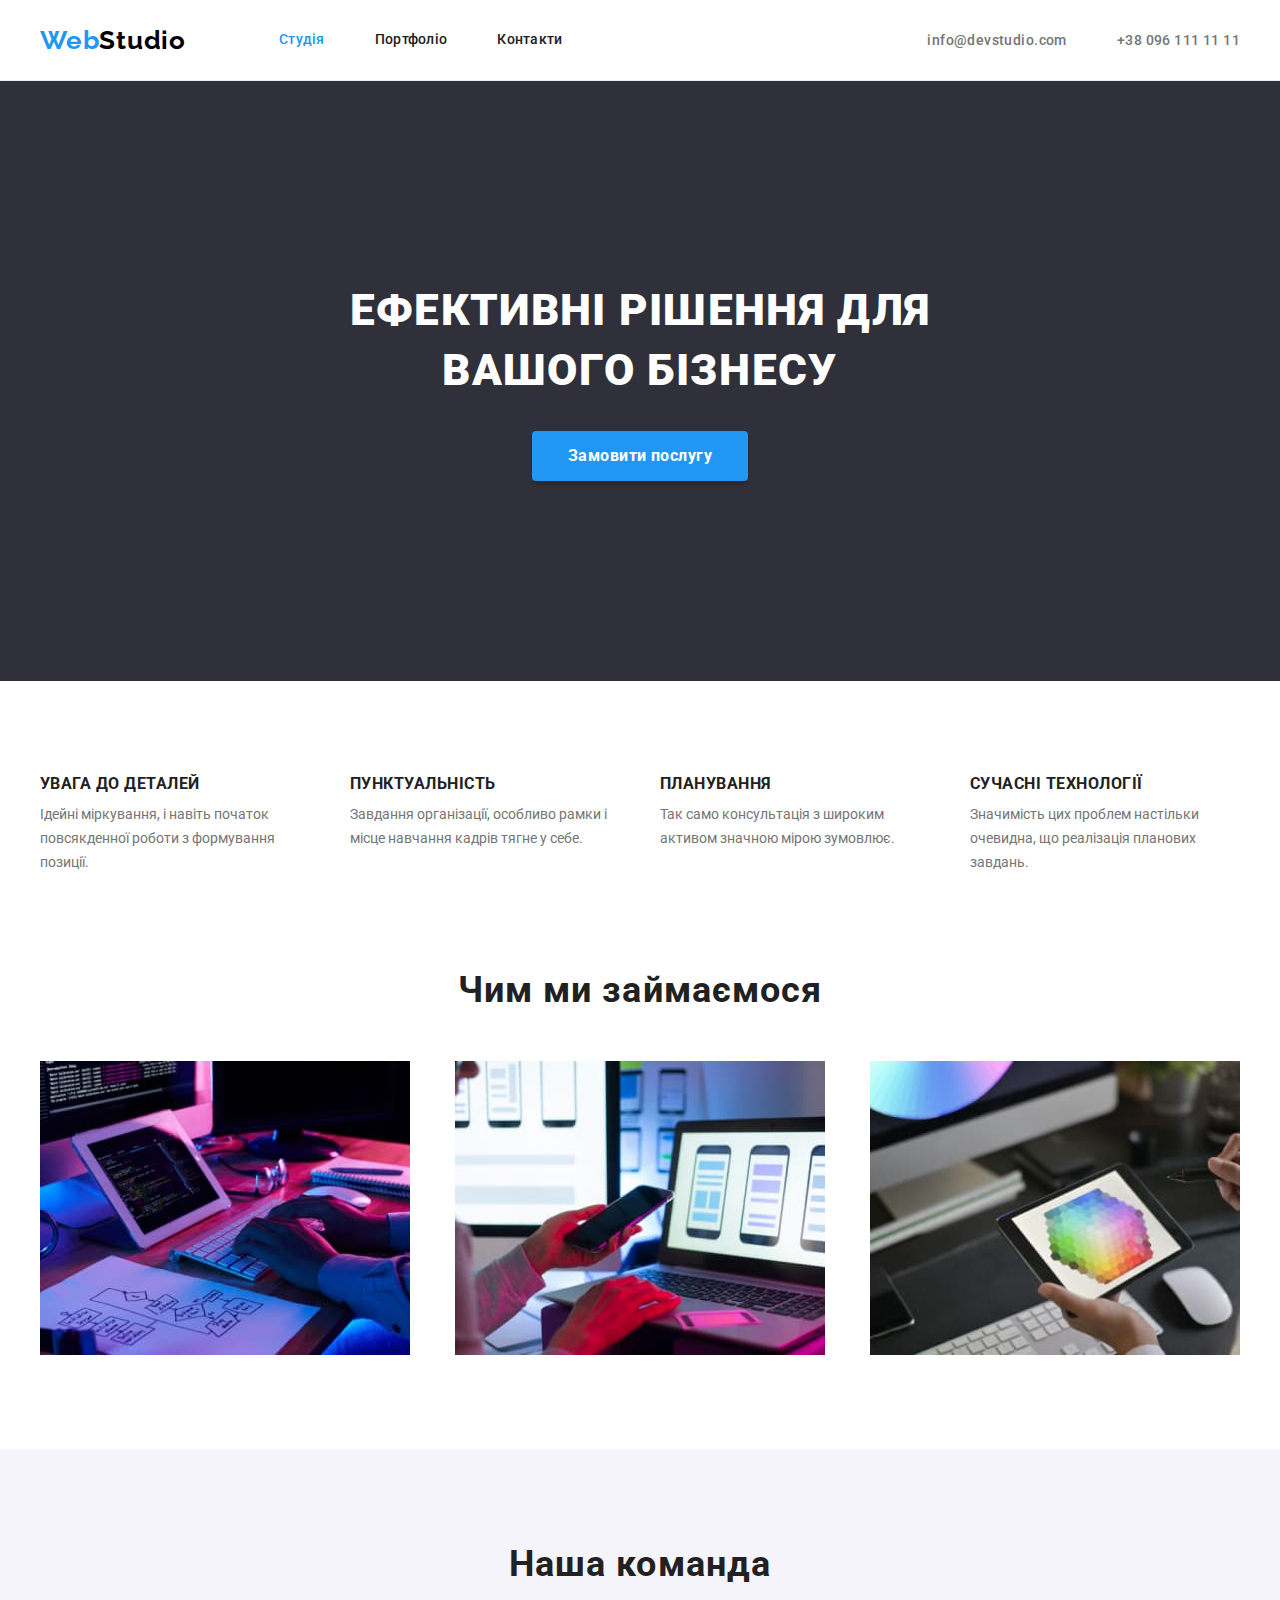
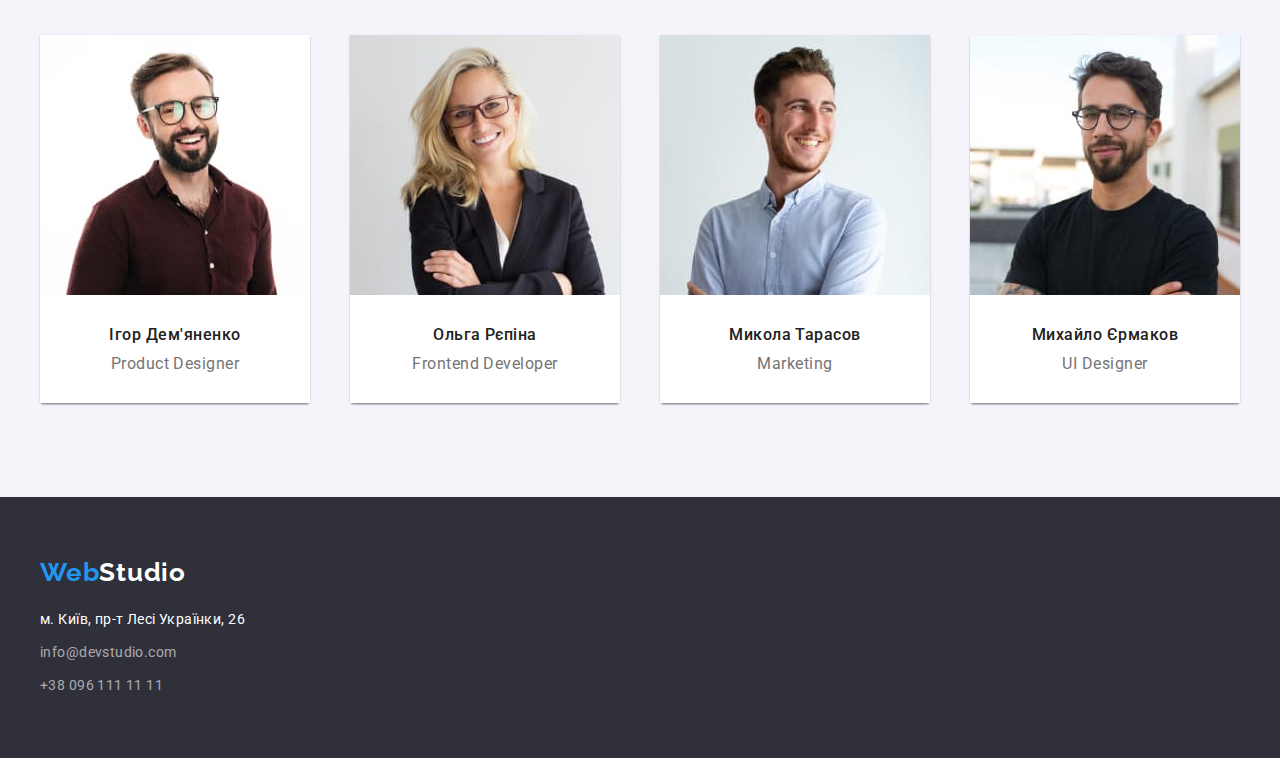
<file: index.html>
<!DOCTYPE html>
<html lang="uk">

<head>
  <meta charset="UTF-8" />
  <meta http-equiv="X-UA-Compatible" content="IE=edge" />
  <meta name="viewport" content="width=device-width, initial-scale=1.0" />
  <title>WebStudio</title>
  <link rel="preconnect" href="https://fonts.googleapis.com">
  <link rel="preconnect" href="https://fonts.gstatic.com" crossorigin>
  <link href="https://fonts.googleapis.com/css2?family=Raleway:wght@700&family=Roboto:wght@400;500;700;900&display=swap"
    rel="stylesheet">
  <link rel="stylesheet" href="https://cdnjs.cloudflare.com/ajax/libs/modern-normalize/1.1.0/modern-normalize.min.css">
  <link rel="stylesheet" href="./css/styles.css">
</head>

<body>

  <header class="header">
    <div class="container main-nav">
      <nav class="main-nav">
        <a href="./index.html" lang="en" class="header-logo link"><span class="logo-accent">Web</span>Studio</a>
        <ul class="nav-items list">
          <li class="nav-item"><a href="./index.html" class="link current">Студія</a></li>
          <li class="nav-item"><a href="./portfolio.html" class="link">Портфоліо</a></li>
          <li class="nav-item"><a href="" class="link">Контакти</a></li>
        </ul>
      </nav>
      <ul class="contacts list">
        <li class="nav-item">
          <a href="mailto:info@devstudio.com" lang="en" class="contact-item">info@devstudio.com</a>
        </li>
        <li class="nav-item"><a href="tel:+380961111111" class="contact-item">+38 096 111 11 11</a></li>
      </ul>
    </div>
  </header>

  <main>
    <section class="hero hero-section">
      <div class="container">
        <h1 class="hero-title">Ефективні рішення для <br> вашого бізнесу</h1>
        <button type="button" class="hero-button">Замовити послугу</button>
      </div>
    </section>

    <section class="section">
      <div class="container">
        <h2 class="visually-hidden">Підхід до роботи</h2>
        <ul class="caption list">
          <li class="caption-item">
            <h3 class="section-subtitle">Увага до деталей</h3>
            <p class="section-text">
              Ідейні міркування, і навіть початок повсякденної роботи з
              формування позиції.
            </p>
          </li>
          <li class="caption-item">
            <h3 class="section-subtitle">Пунктуальність</h3>
            <p class="section-text">
              Завдання організації, особливо рамки і місце навчання кадрів тягне
              у себе.
            </p>
          </li>
          <li class="caption-item">
            <h3 class="section-subtitle">Планування</h3>
            <p class="section-text">
              Так само консультація з широким активом значною мірою зумовлює.
            </p>
          </li>
          <li class="caption-item">
            <h3 class="section-subtitle">Сучасні технології</h3>
            <p class="section-text">
              Значимість цих проблем настільки очевидна, що реалізація планових
              завдань.
            </p>
          </li>
        </ul>
      </div>
    </section>

    <section class="section-img section">
      <div class="container">
        <h2 class="section-title">Чим ми займаємося</h2>
        <ul class="pic list">
          <li><img src="./images/what-do-we-do-img1.jpg" alt="програмування" width="370" /></li>
          <li><img src="./images/what-do-we-do-img2.jpg" alt="мобільні застосунки" width="370" /></li>
          <li><img src="./images/what-do-we-do-img3.jpg" alt="дизайн" width="370" /></li>
        </ul>
      </div>
    </section>

    <section class="section-ourteam section">
      <div class="container">
        <h2 class="section-title">Наша команда</h2>
        <ul class="team list">
          <li class="team-card">
            <img src="./images/product-designer.jpg" alt="дизайнер продукту" width="270" />
            <div class="title">
              <h3 class="section-title-name">Ігор Дем'яненко</h3>
              <p class="section-title-job" lang="en">Product Designer</p>
            </div>
          </li>
          <li class="team-card">
            <img src="./images/frontend-developer.jpg" alt="фронтенд розробник" width="270" />
            <div class="title">
              <h3 class="section-title-name">Ольга Рєпіна</h3>
              <p class="section-title-job" lang="en">Frontend Developer</p>
            </div>
          </li>
          <li class="team-card">
            <img src="./images/marketing.jpg" alt="маркетолог" width="270" />
            <div class="title">
              <h3 class="section-title-name">Микола Тарасов</h3>
              <p class="section-title-job" lang="en">Marketing</p>
            </div>
          </li>
          <li class="team-card">
            <img src="./images/ui-designer.jpg" alt="дизайнер графічний" width="270" />
            <div class="title">
              <h3 class="section-title-name">Михайло Єрмаков</h3>
              <p class="section-title-job" lang="en">UI Designer</p>
            </div>
          </li>
        </ul>
      </div>
    </section>
  </main>

  <footer class="footer">
    <div class="container box">
      <a href="./index.html" lang="en" class="footer-logo link"><span class="logo-accent">Web</span>Studio</a>
      <address class="adress">
        <ul class="footer-contacts list">
          <li class="item">
            <a class="footer-adress link" href="https://goo.gl/maps/2sXjkp3v6WPnK2FJ7" target="_blank"
              rel="noopener noreferrer nofollow">
              м. Київ, пр-т Лесі Українки, 26
            </a>
          </li>
          <li class="item"><a class="footer-contact link" href="mailto:info@devstudio.com"
              lang="en">info@devstudio.com</a></li>
          <li class="item"><a class="footer-contact link" href="tel:+380961111111">+38 096 111 11 11</a></li>
        </ul>
      </address>
    </div>
  </footer>

</body>

</html>
</file>
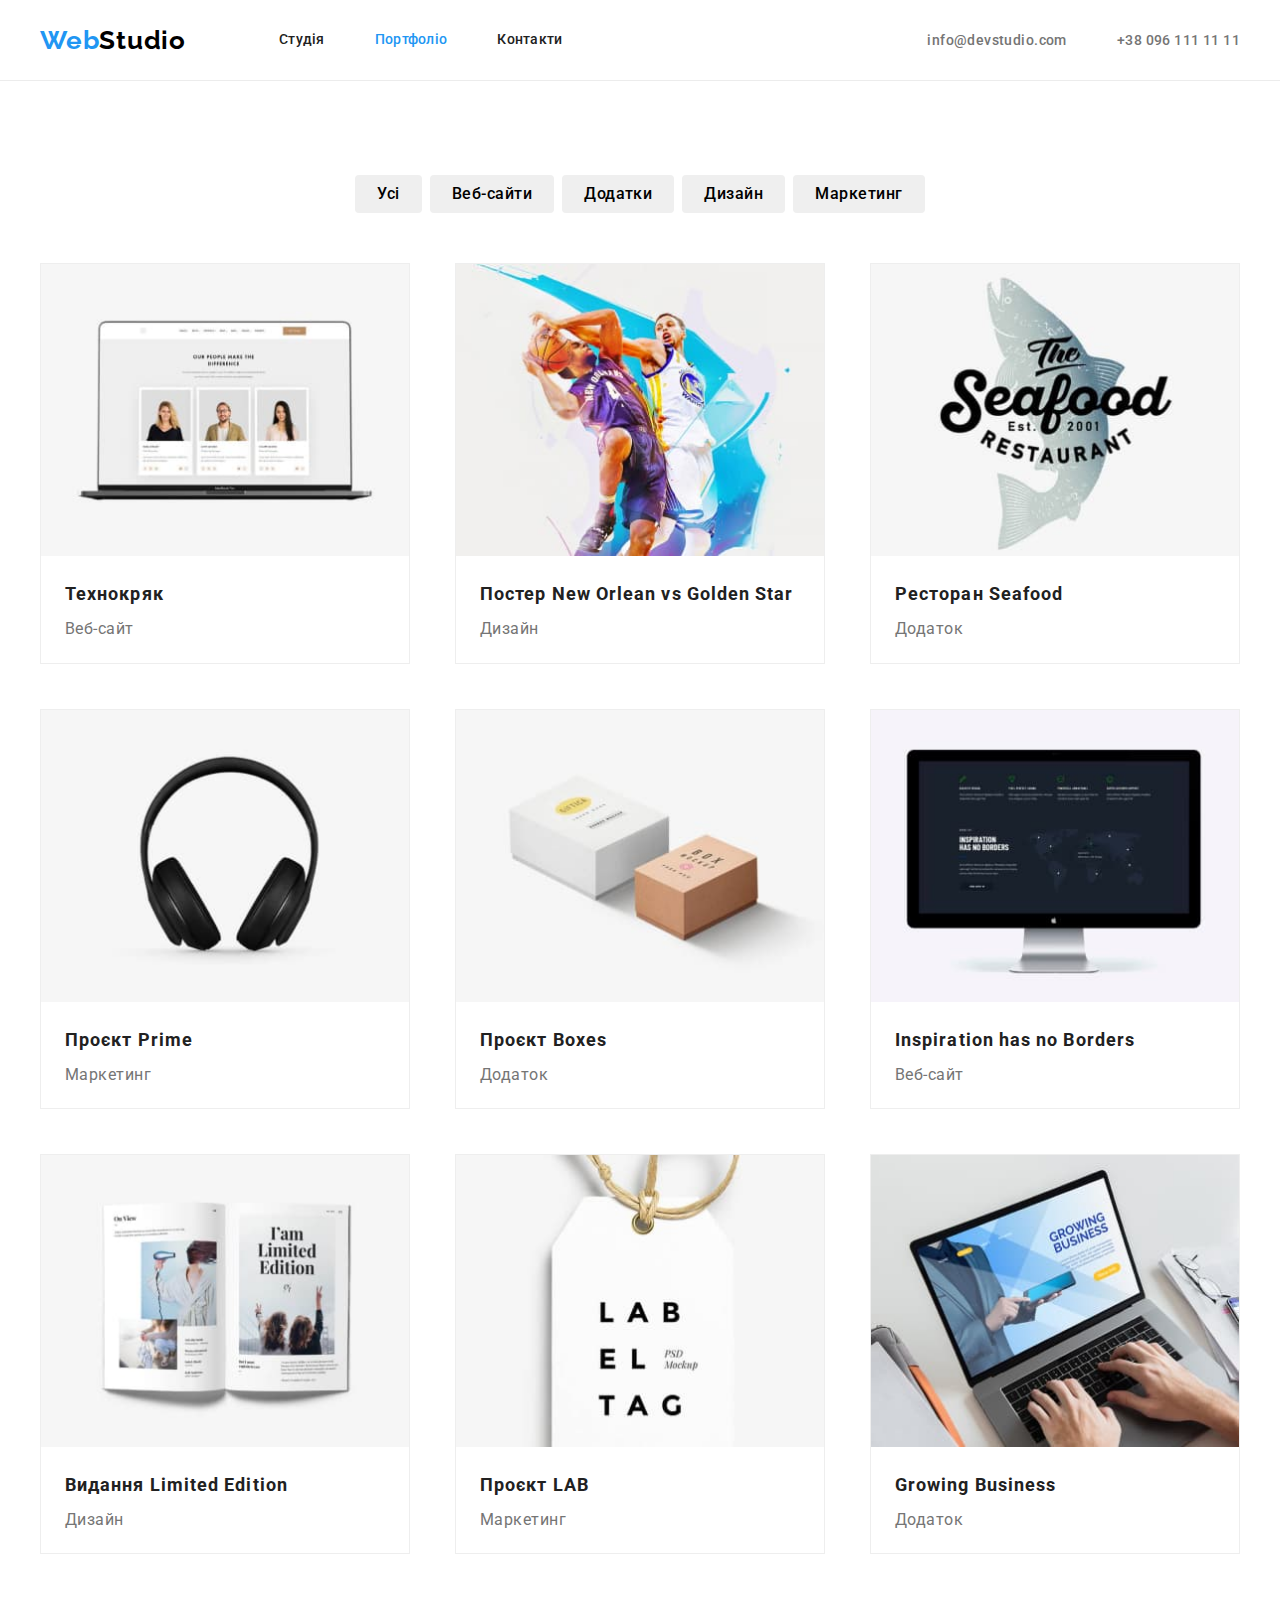
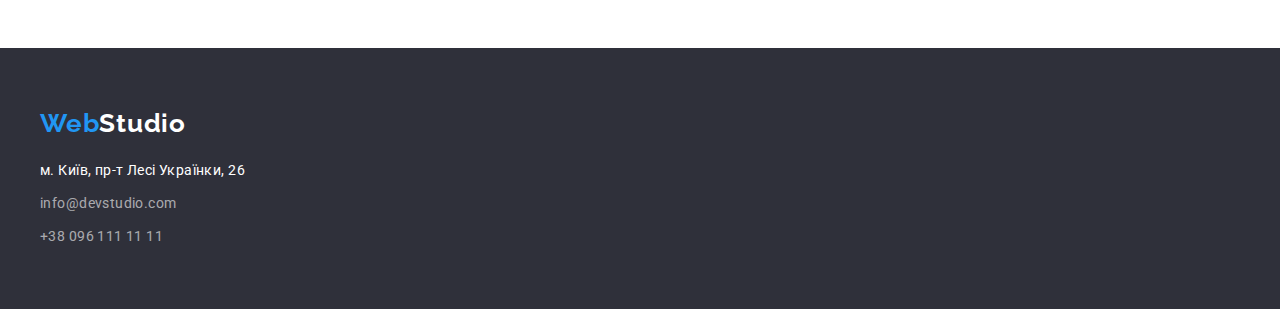
<file: portfolio.html>
<!DOCTYPE html>
<html lang="uk">

<head>
  <meta charset="UTF-8" />
  <meta http-equiv="X-UA-Compatible" content="IE=edge" />
  <meta name="viewport" content="width=device-width, initial-scale=1.0" />
  <title>WebStudio</title>
  <link rel="preconnect" href="https://fonts.googleapis.com">
  <link rel="preconnect" href="https://fonts.gstatic.com" crossorigin>
  <link href="https://fonts.googleapis.com/css2?family=Raleway:wght@700&family=Roboto:wght@400;500;700;900&display=swap"
    rel="stylesheet">
  <link rel="stylesheet" href="https://cdnjs.cloudflare.com/ajax/libs/modern-normalize/1.1.0/modern-normalize.min.css">
  <link rel="stylesheet" href="./css/styles.css">
</head>

<body>

  <header class="header">
    <div class="container main-nav">
      <nav class="main-nav">
        <a href="./index.html" lang="en" class="header-logo link"><span class="logo-accent">Web</span>Studio</a>
        <ul class="nav-items list">
          <li class="nav-item"><a href="./index.html" class="link ">Студія</a></li>
          <li class="nav-item"><a href="./portfolio.html" class="link current">Портфоліо</a></li>
          <li class="nav-item"><a href="" class="link">Контакти</a></li>
        </ul>
      </nav>
      <ul class="contacts list">
        <li class="nav-item">
          <a href="mailto:info@devstudio.com" lang="en" class="contact-item">info@devstudio.com</a>
        </li>
        <li class="nav-item"><a href="tel:+380961111111" class="contact-item">+38 096 111 11 11</a></li>
      </ul>
    </div>
  </header>

  <main>
    <section class="content section">
      <div class="container">
        <h1 class="visually-hidden">Фільтр проєктів</h1>
        <ul class="portfolio-filter list">
          <li class="filter-item"><button type="button" class="portfolio-button">Усі</button></li>
          <li class="filter-item"><button type="button" class="portfolio-button">Веб-сайти</button></li>
          <li class="filter-item"><button type="button" class="portfolio-button">Додатки</button></li>
          <li class="filter-item"><button type="button" class="portfolio-button">Дизайн</button></li>
          <li class="filter-item"><button type="button" class="portfolio-button">Маркетинг</button></li>
        </ul>
        <ul class="portfolio-presentations list">
          <li class="card">
            <a href="" class="link">
              <img src="./images/website-tehnokryak.jpg" alt="ноутбук зі стартовою сторінкою" width="370">
              <div class="title-card">
                <h2 class="presentations-titel">Технокряк</h2>
                <p class="presentations-item">Веб-сайт</p>
              </div>
            </a>
          </li>
          <li class="card">
            <a href="" class="link">
              <img src="./images/design-new-orlean.jpg" alt="два баскетболісти з м'ячем" width="370">
              <div class="title-card">
                <h2 class="presentations-titel">Постер <span lang="en">New Orlean vs Golden Star</span></h2>
                <p class="presentations-item">Дизайн</p>
              </div>
            </a>
          </li>
          <li class="card">
            <a href="" class="link">
              <img src="./images/application-sea-food.jpg" alt="логотип на фоні великої риби" width="370">
              <div class="title-card">
                <h2 class="presentations-titel">Ресторан <span lang="en">Seafood</span></h2>
                <p class="presentations-item">Додаток</p>
              </div>
            </a>
          </li>
          <li class="card">
            <a href="" class="link">
              <img src="./images/marketing-prime.jpg" alt="великі навушники" width="370">
              <div class="title-card">
                <h2 class="presentations-titel">Проєкт Prime</h2>
                <p class="presentations-item">Маркетинг</p>
              </div>
            </a>
          </li>
          <li class="card">
            <a href="" class="link">
              <img src="./images/application-boxes.jpg" alt="дві крафтові коробки" width="370">
              <div class="title-card">
                <h2 class="presentations-titel">Проєкт <span lang="en">Boxes</span></h2>
                <p class="presentations-item">Додаток</p>
              </div>
            </a>
          </li>
          <li class="card">
            <a href="" class="link">
              <img src="./images/website-inspiration.jpg" alt="монітор зі стартовою сторінкою" width="370">
              <div class="title-card">
                <h2 class="presentations-titel" lang="en">Inspiration has no Borders</h2>
                <p class="presentations-item">Веб-сайт</p>
              </div>
            </a>
          </li>
          <li class="card">
            <a href="" class="link">
              <img src="./images/design-limited-edition.jpg" alt="глянцевий журнал з фото та описом" width="370">
              <div class="title-card">
                <h2 class="presentations-titel">Видання <span lang="en">Limited Edition</span></h2>
                <p class="presentations-item">Дизайн</p>
              </div>
            </a>
          </li>
          <li class="card">
            <a href="" class="link">
              <img src="./images/marketing-lab.jpg" alt="бірка з написом проєкту" width="370">
              <div class="title-card">
                <h2 class="presentations-titel">Проєкт <span lang="en">LAB</span></h2>
                <p class="presentations-item">Маркетинг</p>
              </div>
            </a>
          </li>
          <li class="card">
            <a href="" class="link">
              <img src="./images/application-business.jpg" alt="ноутбук зі стартовою сторінкою" width="370">
              <div class="title-card">
                <h2 class="presentations-titel" lang="en">Growing Business</h2>
                <p class="presentations-item">Додаток</p>
              </div>
            </a>
          </li>
        </ul>
      </div>
    </section>
  </main>

  <footer class="footer">
    <div class="container box">
      <a href="./index.html" lang="en" class="footer-logo link"><span class="logo-accent">Web</span>Studio</a>
      <address class="adress">
        <ul class="footer-contacts list">
          <li class="item">
            <a class="footer-adress link" href="https://goo.gl/maps/2sXjkp3v6WPnK2FJ7" target="_blank"
              rel="noopener noreferrer nofollow">
              м. Київ, пр-т Лесі Українки, 26
            </a>
          </li>
          <li class="item"><a class="footer-contact link" href="mailto:info@devstudio.com"
              lang="en">info@devstudio.com</a></li>
          <li class="item"><a class="footer-contact link" href="tel:+380961111111">+38 096 111 11 11</a></li>
        </ul>
      </address>
    </div>
  </footer>

</body>

</html>
</file>
<file: css/styles.css>
:root {
  --primary-text-color: #757575;
  --secondary-text-color: #212121;
  --accent-color: #2196F3;
  --white-text-color: #FFFFFF;
  --primary-background-color: #F5F5F5;
  --secondary-background-color: #F5F4FA;
  --footer-background-color: #2F303A;
  --button-active-color: #188CE8;
  --primary-indent: 94px;
}
body {
  font-family: 'Roboto', 'sans-serif';
  color: var(--primary-text-color);
  font-size: 14px;
  font-weight: 400;
}
h1,h2,h3,h4,h5,h6,p,ul {
  margin: 0;
  padding: 0;
}
img {
  display: block;
  max-width: 100%;
  height: auto;
}
.container {
  margin-left: auto;
  margin-right: auto;
  max-width: 1230px;
  padding-left: 15px;
  padding-right: 15px;
}
.list {
  list-style: none;
}
.link {
  text-decoration: none;
  color: inherit;
}
.visually-hidden {
  position: absolute;
  white-space: nowrap;
  width: 1px;
  height: 1px;
  overflow: hidden;
  border: 0;
  padding: 0;
  clip: rect(0 0 0 0);
  clip-path: inset(50%);
  margin: -1px;
}

/* header-logo */
.header-logo {
  color: #000000;
  font-family: 'Raleway';
  font-weight: 700;
  font-size: 26px;
  line-height: 1.19;
  letter-spacing: 0.03em;
  margin-right: 93px;
}
.logo-accent {
  color: var(--accent-color);
}

/* header-nav */
.nav-items, .contacts {
  display: flex;
}
.nav-item + .nav-item {
  margin-left: 50px;
}
.nav-items .link {
  display: block;
  padding-top: 32px;
  padding-bottom: 32px;
  color: var(--secondary-text-color);
  font-weight: 500;
  line-height: 1.14;
  letter-spacing: 0.02em;
}
.nav-items .link:hover,
.nav-items .link:focus {
  color: var(--accent-color);
}
.nav-items .link.current {
  color: var(--accent-color);
}
.contacts .contact-item {
  color: inherit;
  font-weight: 500;
  line-height: 1.14;
  letter-spacing: 0.03em;
  text-decoration: none;
}
.contacts .contact-item:hover,
.contacts .contact-item:focus {
  color: var(--accent-color);
}
.main-nav {
  display: flex;
  align-items: center;
  justify-content: space-between;
}
.header {
border-bottom: 1px solid #ECECEC;
}

/* hero */
.hero {
  background-color: var(--footer-background-color);
  text-align: center; 
}
.hero-section {
  padding-top: 200px;
  padding-bottom: 200px;
}
.hero-title {
  color: var(--white-text-color);
  font-weight: 900;
  font-size: 44px;
  line-height: 1.36;
  letter-spacing: 0.03em;
  text-transform: uppercase;
  margin-bottom: 30px;
}
.hero-button {
  font-family: inherit;
  display: inline-block;
  min-width: 216px;
  color: var(--white-text-color);
  font-weight: 700;
  font-size: 16px;
  line-height: 1.88;
  letter-spacing: 0.03em;
  background-color: var(--accent-color);
  border: none;
  cursor: pointer;
  padding: 10px 32px;
  border-radius: 4px;
  box-shadow: 0px 4px 4px rgba(0, 0, 0, 0.15);
}
.hero-button:hover,
.hero-button:focus {
  background-color: var(--button-active-color);
  border-radius: 4px;
  box-shadow: 0px 4px 4px rgba(0, 0, 0, 0.15);
}

/* section */
.section {
  padding-top: var(--primary-indent);
  padding-bottom: var(--primary-indent);
}
.section-img {
  padding-top: 0px;
}
.caption, .pic {
  display: flex;
  justify-content: space-between;
}
.caption-item {
  width: 270px;
}
.section-subtitle {
  color: var(--secondary-text-color);
  font-weight: 700;
  line-height: 1.14;
  letter-spacing: 0.03em;
  text-transform: uppercase;
  margin-bottom: 10px
}
.section-text {
  line-height: 1.71;
}
.section-ourteam {
  background-color: var(--secondary-background-color);
}
.section-title {
  color: var(--secondary-text-color);
  font-weight: 700;
  font-size: 36px;
  line-height: 1.17;
  letter-spacing: 0.03em;
  text-align: center;
  margin-bottom: 50px;
}
.team {
  display: flex;
  justify-content: space-between;
}
.team-card {
  box-shadow: 0px 1px 3px rgba(0, 0, 0, 0.12), 0px 1px 1px rgba(0, 0, 0, 0.14), 0px 2px 1px rgba(0, 0, 0, 0.2);
  border-radius: 0px 0px 4px 4px;
  text-align: center;
}
.team-card .title {
  background-color: var(--white-text-color);
  padding-top: 30px;
  padding-bottom: 30px;
}
.section-title-name {
  color: var(--secondary-text-color);
  font-weight: 500;
  font-size: 16px;
  line-height: 1.19;
  letter-spacing: 0.03em;
  margin-bottom: 10px;
}
.section-title-job {
  font-size: 16px;
  line-height: 1.19;
  letter-spacing: 0.03em;
}

/* footer */
.footer {
  background-color: var(--footer-background-color);
}
.footer-logo {
  color: var(--white-text-color);
  font-family: 'Raleway';
  font-weight: 700;
  font-size: 26px;
  line-height: 1.19;
  letter-spacing: 0.03em;
  display: inline-block;
  margin-bottom: 20px;
}
.adress {
  font-style: normal;
}
.footer-contacts .link {
  color: rgba(255, 255, 255, 0.6);
  line-height: 1.71;
  letter-spacing: 0.03em;
}
.footer .footer-adress {
  color: var(--white-text-color);
}
.footer-contact:hover,
.footer-contact:focus {
  color: var(--accent-color);
}
.footer-adress:hover,
.footer-adress:focus {
  color: var(--accent-color);
}
.footer-contacts .item:nth-child(-n + 2) {
  margin-bottom: 9px;
}
.box {
  padding-top: 60px;
  padding-bottom: 60px;
}

/* portfolio */
.portfolio-filter {
  display: flex;
  justify-content: center;
  align-items: center;
  margin-bottom: 50px;
}
.portfolio-filter .portfolio-button {
  font-family: inherit;
  font-weight: 500;
  font-size: 16px;
  line-height: 1.63;
  letter-spacing: 0.03em;
  border: none;
  cursor: pointer;
  margin: 0;
  padding: 6px 22px;
  border-radius: 4px;
}
.portfolio-filter .filter-item:not(:last-child) {
  margin-right: 8px;
}
.portfolio-filter .portfolio-button:hover,
.portfolio-filter .portfolio-button:focus {
  box-shadow: 0px 3px 1px rgba(0, 0, 0, 0.1), 0px 1px 2px rgba(0, 0, 0, 0.08), 0px 2px 2px rgba(0, 0, 0, 0.12);
  color: var(--white-text-color);
  background-color: var(--accent-color);
  border-radius: 4px;
}
.title-card {
  padding: 20px 24px;
}
.presentations-titel {
  color: var(--secondary-text-color);
  font-weight: 700;
  font-size: 18px;
  line-height: 2;
  letter-spacing: 0.06em;
  margin-bottom: 4px;
}
.presentations-item {
  color: inherit;
  font-size: 16px;
  line-height: 1.63;
  letter-spacing: 0.03em;
}
.portfolio-presentations{
  list-style: none;
  display: flex;
  flex-wrap: wrap;
  gap: 45px;
}
.portfolio-presentations > .card {
  flex-basis: calc((100% - 90px) / 3);
  border: 1px solid #EEEEEE;
}
</file>
